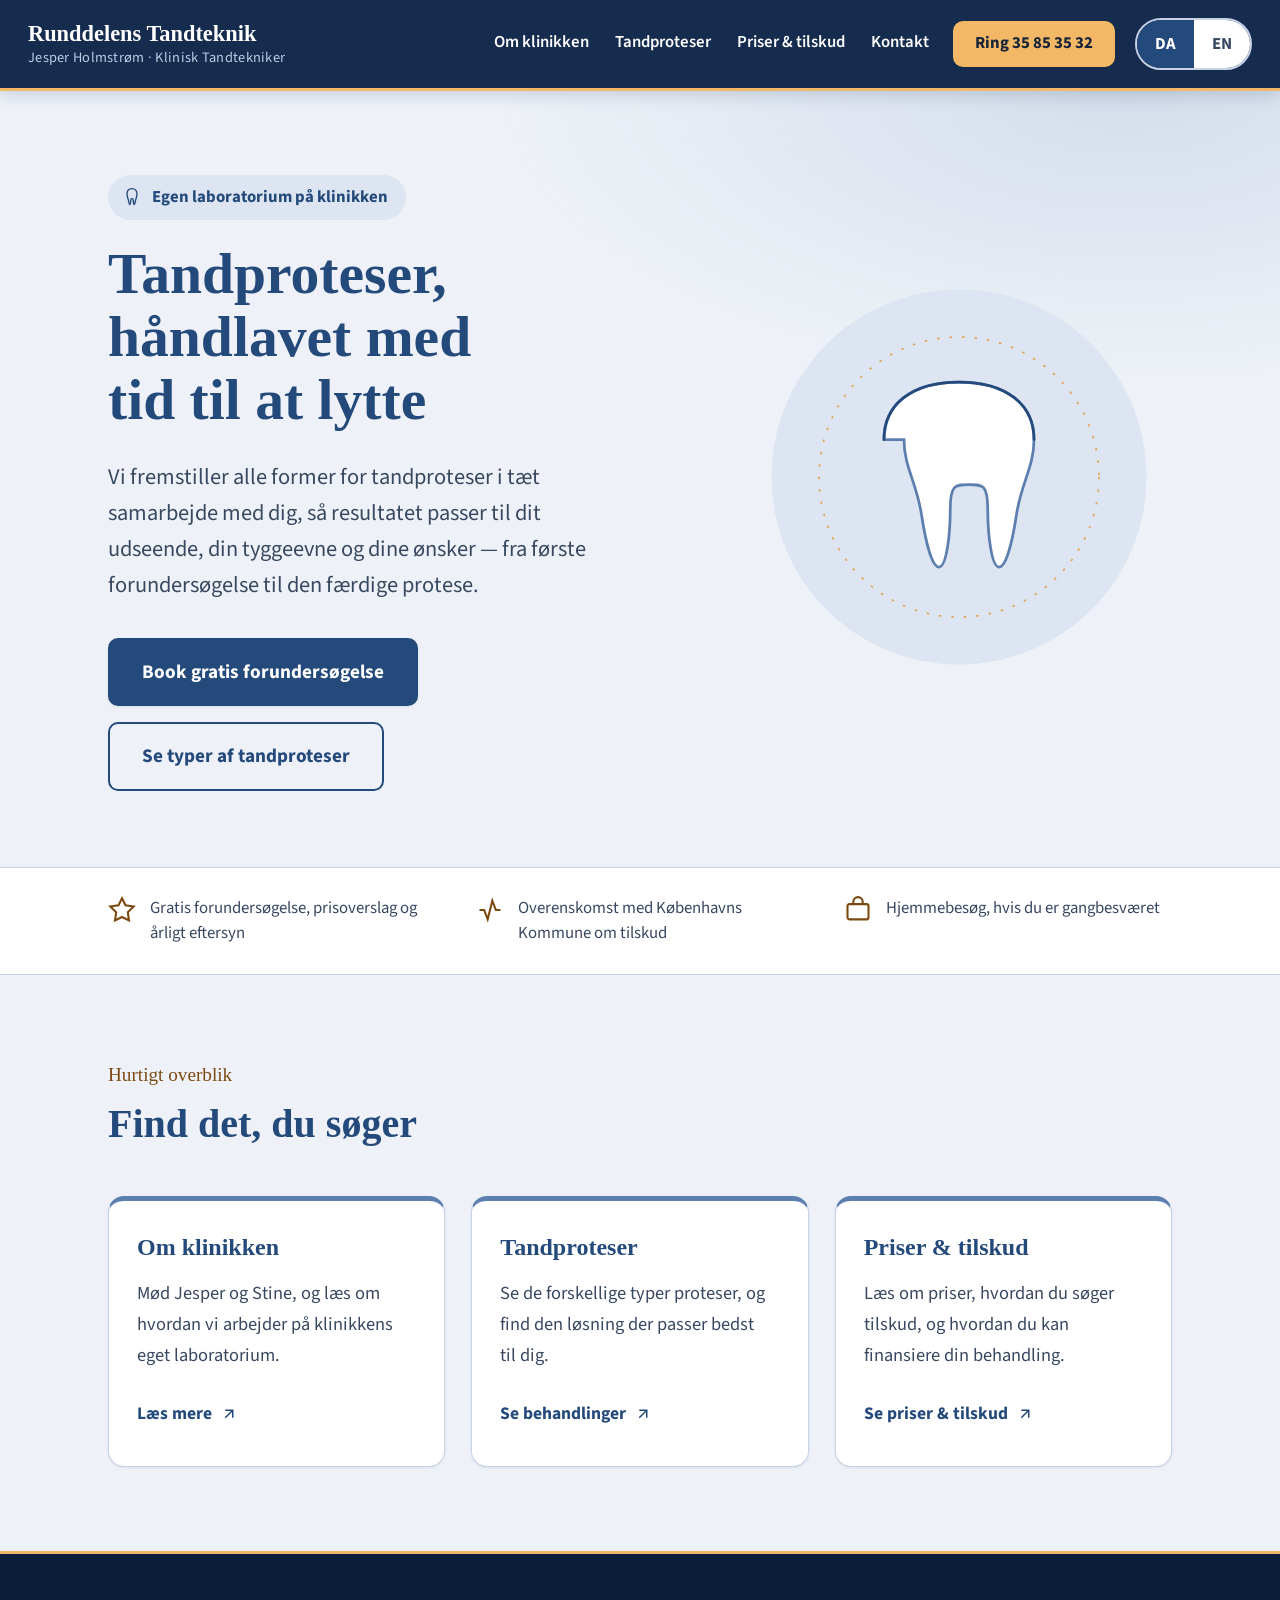
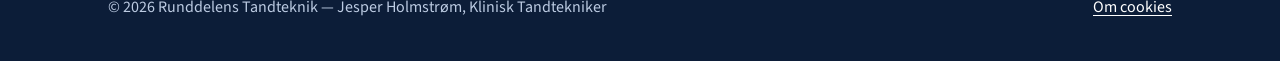
<file: index.html>
<!DOCTYPE html>
<html lang="da">
<head>
<meta charset="UTF-8">
<meta name="viewport" content="width=device-width, initial-scale=1.0">
<title data-i18n="meta.index.title"></title>
<meta name="description" content="" data-i18n-attr="content:meta.index.desc">
<link rel="preconnect" href="https://fonts.googleapis.com">
<link rel="preconnect" href="https://fonts.gstatic.com" crossorigin>
<link href="https://fonts.googleapis.com/css2?family=Fraunces:opsz,wght@9..144,400;9..144,500;9..144,600;9..144,700&family=Source+Sans+3:wght@400;500;600;700&display=swap" rel="stylesheet">
<link rel="stylesheet" href="styles.css">
</head>
<body>

<a class="skip-link" href="#main" data-i18n="a11y.skip"></a>

<header>
  <div class="nav-row">
    <a class="brand" href="index.html">
      <strong>Runddelens Tandteknik</strong>
      <span data-i18n="brand.tagline"></span>
    </a>
    <nav class="primary" id="primary-nav">
      <a href="om-klinikken.html" data-i18n="nav.om"></a>
      <a href="tandproteser.html" data-i18n="nav.tandproteser"></a>
      <a href="priser-og-tilskud.html" data-i18n="nav.priser"></a>
      <a href="kontakt.html" data-i18n="nav.kontakt"></a>
      <a class="call-btn" href="tel:35853532" data-i18n="nav.ring"></a>
    </nav>
    <div class="lang-switch" role="group" aria-label="Choose language / Vælg sprog">
      <button type="button" data-lang="da" class="lang-btn">DA</button>
      <button type="button" data-lang="en" class="lang-btn">EN</button>
    </div>
    <button class="menu-toggle" id="menu-toggle" aria-expanded="false" aria-controls="primary-nav" aria-label="Åbn menu">
      <span></span><span></span><span></span>
    </button>
  </div>
</header>

<main id="main">

  <div class="hero" id="top">
    <div class="wrap hero-grid">
      <div>
        <span class="eyebrow-tag">
          <svg viewBox="0 0 24 24" fill="none" stroke="currentColor" stroke-width="1.6"><path d="M12 2c-4 0-6 3-6 6.5C6 12 7.5 14 8 17c.3 2 1 4 1.5 4s1-3 1-5 .5-2 1.5-2 1.5 1 1.5 2 .5 5 1 5 1.2-2 1.5-4c.5-3 2-5 2-8.5C18 5 16 2 12 2z"/></svg>
          <span data-i18n="index.eyebrow"></span>
        </span>
        <h1 data-i18n="index.title"></h1>
        <p class="lede" data-i18n="index.lede"></p>
        <div class="hero-ctas">
          <a class="btn btn-primary" href="mailto:kontakt@jesperholmstrom.dk?subject=Gratis%20forunders%C3%B8gelse" data-i18n="index.cta1"></a>
          <a class="btn btn-ghost" href="tandproteser.html" data-i18n="index.cta2"></a>
        </div>
      </div>
      <div class="hero-art" aria-hidden="true">
        <svg viewBox="0 0 320 320" fill="none" xmlns="http://www.w3.org/2000/svg">
          <circle cx="160" cy="160" r="150" fill="var(--paper-deep)"/>
          <circle cx="160" cy="160" r="112" fill="none" stroke="var(--gold)" stroke-width="1.4" stroke-dasharray="2 8"/>
          <path d="M100 130c0-28 22-46 60-46s60 18 60 46c0 22-10 34-14 60-3 20-8 42-14 42s-9-26-9-46-4-20-15-20-15 0-15 20-3 46-9 46-11-22-14-42c-4-26-14-38-14-60z"
                fill="var(--card)" stroke="var(--pine)" stroke-width="2.2"/>
          <path d="M100 130c0-28 22-46 60-46s60 18 60 46" fill="none" stroke="var(--pine-deep)" stroke-width="2.2" stroke-linecap="round"/>
        </svg>
      </div>
    </div>
  </div>

  <div class="trust-strip">
    <div class="wrap">
      <ul>
        <li><svg viewBox="0 0 24 24" fill="none" stroke="currentColor" stroke-width="1.8"><path d="M12 2l3 6 7 1-5 5 1 7-6-3-6 3 1-7-5-5 7-1z"/></svg><span data-i18n="index.trust1"></span></li>
        <li><svg viewBox="0 0 24 24" fill="none" stroke="currentColor" stroke-width="1.8"><path d="M3 12h4l3 8 4-16 3 8h4"/></svg><span data-i18n="index.trust2"></span></li>
        <li><svg viewBox="0 0 24 24" fill="none" stroke="currentColor" stroke-width="1.8"><rect x="3" y="7" width="18" height="13" rx="1.5"/><path d="M8 7V5a4 4 0 0 1 8 0v2"/></svg><span data-i18n="index.trust3"></span></li>
      </ul>
    </div>
  </div>

  <section>
    <div class="wrap">
      <div class="section-head">
        <span class="section-kicker" data-i18n="index.overviewKicker"></span>
        <h2 data-i18n="index.overviewTitle"></h2>
      </div>
      <div class="info-grid">
        <div class="info-card">
          <h3 data-i18n="index.cardOmTitle"></h3>
          <p data-i18n="index.cardOmText"></p>
          <a class="card-link" href="om-klinikken.html">
            <span data-i18n="index.cardOmLink"></span>
            <svg viewBox="0 0 24 24" fill="none" stroke="currentColor" stroke-width="2"><path d="M7 17L17 7M7 7h10v10"/></svg>
          </a>
        </div>
        <div class="info-card">
          <h3 data-i18n="index.cardTandTitle"></h3>
          <p data-i18n="index.cardTandText"></p>
          <a class="card-link" href="tandproteser.html">
            <span data-i18n="index.cardTandLink"></span>
            <svg viewBox="0 0 24 24" fill="none" stroke="currentColor" stroke-width="2"><path d="M7 17L17 7M7 7h10v10"/></svg>
          </a>
        </div>
        <div class="info-card">
          <h3 data-i18n="index.cardPriserTitle"></h3>
          <p data-i18n="index.cardPriserText"></p>
          <a class="card-link" href="priser-og-tilskud.html">
            <span data-i18n="index.cardPriserLink"></span>
            <svg viewBox="0 0 24 24" fill="none" stroke="currentColor" stroke-width="2"><path d="M7 17L17 7M7 7h10v10"/></svg>
          </a>
        </div>
      </div>
    </div>
  </section>
</main>

<footer>
  <div class="wrap footer-row">
    <span data-i18n-html="footer.copyright"></span>
    <span><a href="#" id="cookie-link" data-i18n="footer.cookies"></a></span>
  </div>
</footer>

<script src="i18n.js"></script>
<script src="script.js"></script>

</body>
</html>
</file>
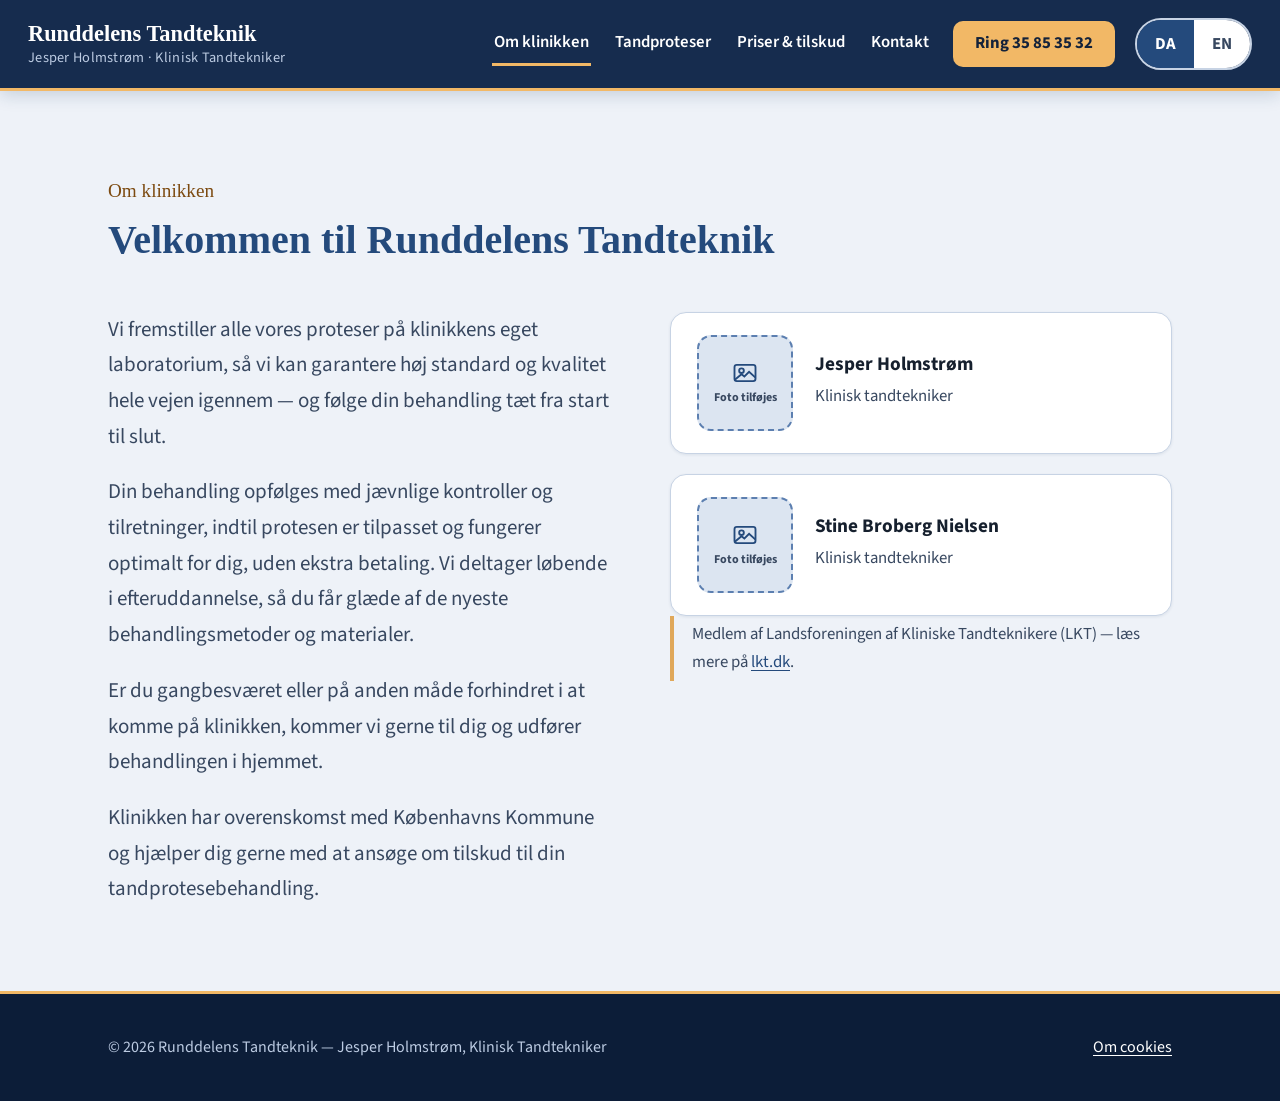
<file: om-klinikken.html>
<!DOCTYPE html>
<html lang="da">
<head>
<meta charset="UTF-8">
<meta name="viewport" content="width=device-width, initial-scale=1.0">
<title data-i18n="meta.om-klinikken.title"></title>
<meta name="description" content="" data-i18n-attr="content:meta.om-klinikken.desc">
<link rel="preconnect" href="https://fonts.googleapis.com">
<link rel="preconnect" href="https://fonts.gstatic.com" crossorigin>
<link href="https://fonts.googleapis.com/css2?family=Fraunces:opsz,wght@9..144,400;9..144,500;9..144,600;9..144,700&family=Source+Sans+3:wght@400;500;600;700&display=swap" rel="stylesheet">
<link rel="stylesheet" href="styles.css">
</head>
<body>

<a class="skip-link" href="#main" data-i18n="a11y.skip"></a>

<header>
  <div class="nav-row">
    <a class="brand" href="index.html">
      <strong>Runddelens Tandteknik</strong>
      <span data-i18n="brand.tagline"></span>
    </a>
    <nav class="primary" id="primary-nav">
      <a href="om-klinikken.html" data-i18n="nav.om"></a>
      <a href="tandproteser.html" data-i18n="nav.tandproteser"></a>
      <a href="priser-og-tilskud.html" data-i18n="nav.priser"></a>
      <a href="kontakt.html" data-i18n="nav.kontakt"></a>
      <a class="call-btn" href="tel:35853532" data-i18n="nav.ring"></a>
    </nav>
    <div class="lang-switch" role="group" aria-label="Choose language / Vælg sprog">
      <button type="button" data-lang="da" class="lang-btn">DA</button>
      <button type="button" data-lang="en" class="lang-btn">EN</button>
    </div>
    <button class="menu-toggle" id="menu-toggle" aria-expanded="false" aria-controls="primary-nav" aria-label="Åbn menu">
      <span></span><span></span><span></span>
    </button>
  </div>
</header>

<main id="main">

  <section class="page-header">
    <div class="wrap">
      <div class="section-head">
        <span class="section-kicker" data-i18n="om.kicker"></span>
        <h2 data-i18n="om.title"></h2>
      </div>
    </div>
  </section>
  <section>
    <div class="wrap">
      <div class="about-grid">
        <div>
          <p data-i18n="om.p1"></p>
          <p data-i18n="om.p2"></p>
          <p data-i18n="om.p3"></p>
          <p data-i18n="om.p4"></p>
        </div>
        <div>
          <div class="team">
            <div class="team-card">
              <!-- Billede tilføjes: erstat indholdet i .team-photo med
                   <img src="billeder/jesper-holmstrom.jpg" alt="Jesper Holmstrøm"> -->
              <div class="team-photo">
                <svg viewBox="0 0 24 24" fill="none" stroke="currentColor" stroke-width="1.6"><rect x="3" y="5" width="18" height="14" rx="2"/><circle cx="9" cy="10" r="2"/><path d="M21 16l-5.5-5-4 4L9 13l-6 5"/></svg>
                <span class="photo-label" data-i18n="om.photoLabel"></span>
              </div>
              <div>
                <strong>Jesper Holmstrøm</strong>
                <span data-i18n="om.role"></span>
              </div>
            </div>
            <div class="team-card">
              <!-- Billede tilføjes: erstat indholdet i .team-photo med
                   <img src="billeder/stine-broberg-nielsen.jpg" alt="Stine Broberg Nielsen"> -->
              <div class="team-photo">
                <svg viewBox="0 0 24 24" fill="none" stroke="currentColor" stroke-width="1.6"><rect x="3" y="5" width="18" height="14" rx="2"/><circle cx="9" cy="10" r="2"/><path d="M21 16l-5.5-5-4 4L9 13l-6 5"/></svg>
                <span class="photo-label" data-i18n="om.photoLabel"></span>
              </div>
              <div>
                <strong>Stine Broberg Nielsen</strong>
                <span data-i18n="om.role"></span>
              </div>
            </div>
          </div>
          <p class="lkt-note" data-i18n-html="om.lktNote"></p>
        </div>
      </div>
    </div>
  </section>
</main>

<footer>
  <div class="wrap footer-row">
    <span data-i18n-html="footer.copyright"></span>
    <span><a href="#" id="cookie-link" data-i18n="footer.cookies"></a></span>
  </div>
</footer>

<script src="i18n.js"></script>
<script src="script.js"></script>

</body>
</html>
</file>
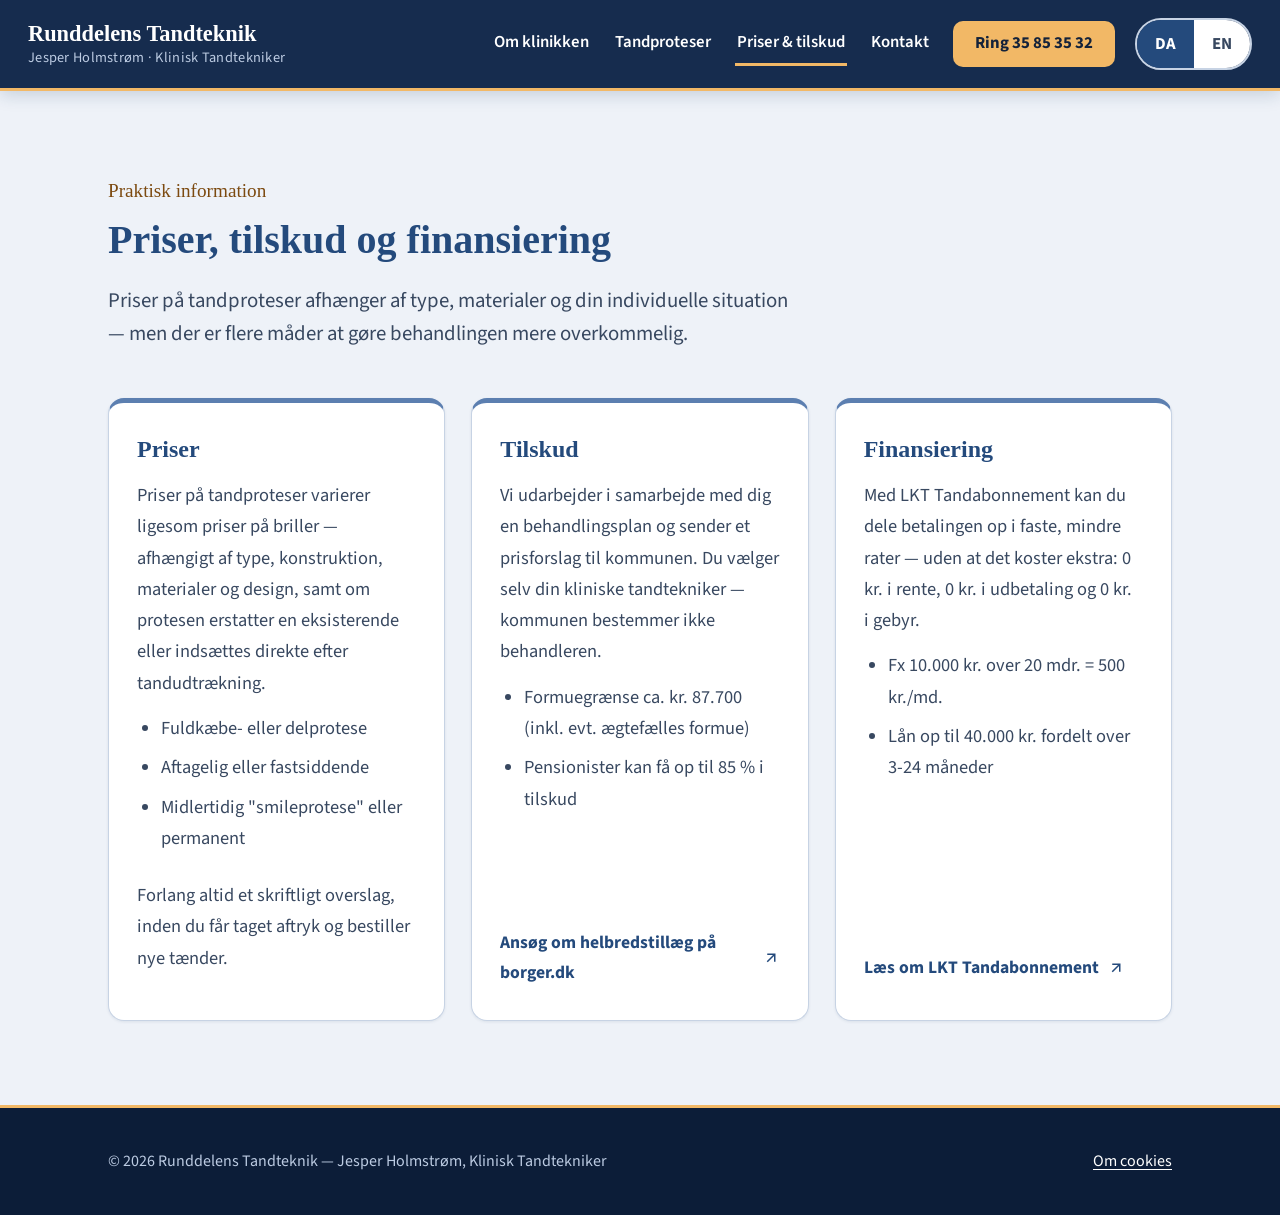
<file: priser-og-tilskud.html>
<!DOCTYPE html>
<html lang="da">
<head>
<meta charset="UTF-8">
<meta name="viewport" content="width=device-width, initial-scale=1.0">
<title data-i18n="meta.priser-og-tilskud.title"></title>
<meta name="description" content="" data-i18n-attr="content:meta.priser-og-tilskud.desc">
<link rel="preconnect" href="https://fonts.googleapis.com">
<link rel="preconnect" href="https://fonts.gstatic.com" crossorigin>
<link href="https://fonts.googleapis.com/css2?family=Fraunces:opsz,wght@9..144,400;9..144,500;9..144,600;9..144,700&family=Source+Sans+3:wght@400;500;600;700&display=swap" rel="stylesheet">
<link rel="stylesheet" href="styles.css">
</head>
<body>

<a class="skip-link" href="#main" data-i18n="a11y.skip"></a>

<header>
  <div class="nav-row">
    <a class="brand" href="index.html">
      <strong>Runddelens Tandteknik</strong>
      <span data-i18n="brand.tagline"></span>
    </a>
    <nav class="primary" id="primary-nav">
      <a href="om-klinikken.html" data-i18n="nav.om"></a>
      <a href="tandproteser.html" data-i18n="nav.tandproteser"></a>
      <a href="priser-og-tilskud.html" data-i18n="nav.priser"></a>
      <a href="kontakt.html" data-i18n="nav.kontakt"></a>
      <a class="call-btn" href="tel:35853532" data-i18n="nav.ring"></a>
    </nav>
    <div class="lang-switch" role="group" aria-label="Choose language / Vælg sprog">
      <button type="button" data-lang="da" class="lang-btn">DA</button>
      <button type="button" data-lang="en" class="lang-btn">EN</button>
    </div>
    <button class="menu-toggle" id="menu-toggle" aria-expanded="false" aria-controls="primary-nav" aria-label="Åbn menu">
      <span></span><span></span><span></span>
    </button>
  </div>
</header>

<main id="main">

  <section class="page-header">
    <div class="wrap">
      <div class="section-head">
        <span class="section-kicker" data-i18n="info.kicker"></span>
        <h2 data-i18n="info.title"></h2>
        <p data-i18n="info.lede"></p>
      </div>
    </div>
  </section>
  <section>
    <div class="wrap">
      <div class="info-grid">
        <div class="info-card">
          <h3 data-i18n="priser.title"></h3>
          <p data-i18n="priser.p1"></p>
          <ul>
            <li data-i18n="priser.li1"></li>
            <li data-i18n="priser.li2"></li>
            <li data-i18n="priser.li3"></li>
          </ul>
          <p data-i18n="priser.p2"></p>
        </div>

        <div class="info-card">
          <h3 data-i18n="tilskud.title"></h3>
          <p data-i18n="tilskud.p1"></p>
          <ul>
            <li data-i18n="tilskud.li1"></li>
            <li data-i18n="tilskud.li2"></li>
          </ul>
          <a class="card-link" href="https://www.borger.dk/pension-og-efterloen/Tillaeg-til-folke--og-foertidspension/Helbredstillaeg" target="_blank" rel="noopener">
            <span data-i18n="tilskud.link"></span>
            <svg viewBox="0 0 24 24" fill="none" stroke="currentColor" stroke-width="2"><path d="M7 17L17 7M7 7h10v10"/></svg>
          </a>
        </div>

        <div class="info-card">
          <h3 data-i18n="finansiering.title"></h3>
          <p data-i18n="finansiering.p1"></p>
          <ul>
            <li data-i18n="finansiering.li1"></li>
            <li data-i18n="finansiering.li2"></li>
          </ul>
          <a class="card-link" href="http://www.lkt.dk" target="_blank" rel="noopener">
            <span data-i18n="finansiering.link"></span>
            <svg viewBox="0 0 24 24" fill="none" stroke="currentColor" stroke-width="2"><path d="M7 17L17 7M7 7h10v10"/></svg>
          </a>
        </div>
      </div>
    </div>
  </section>
</main>

<footer>
  <div class="wrap footer-row">
    <span data-i18n-html="footer.copyright"></span>
    <span><a href="#" id="cookie-link" data-i18n="footer.cookies"></a></span>
  </div>
</footer>

<script src="i18n.js"></script>
<script src="script.js"></script>

</body>
</html>
</file>
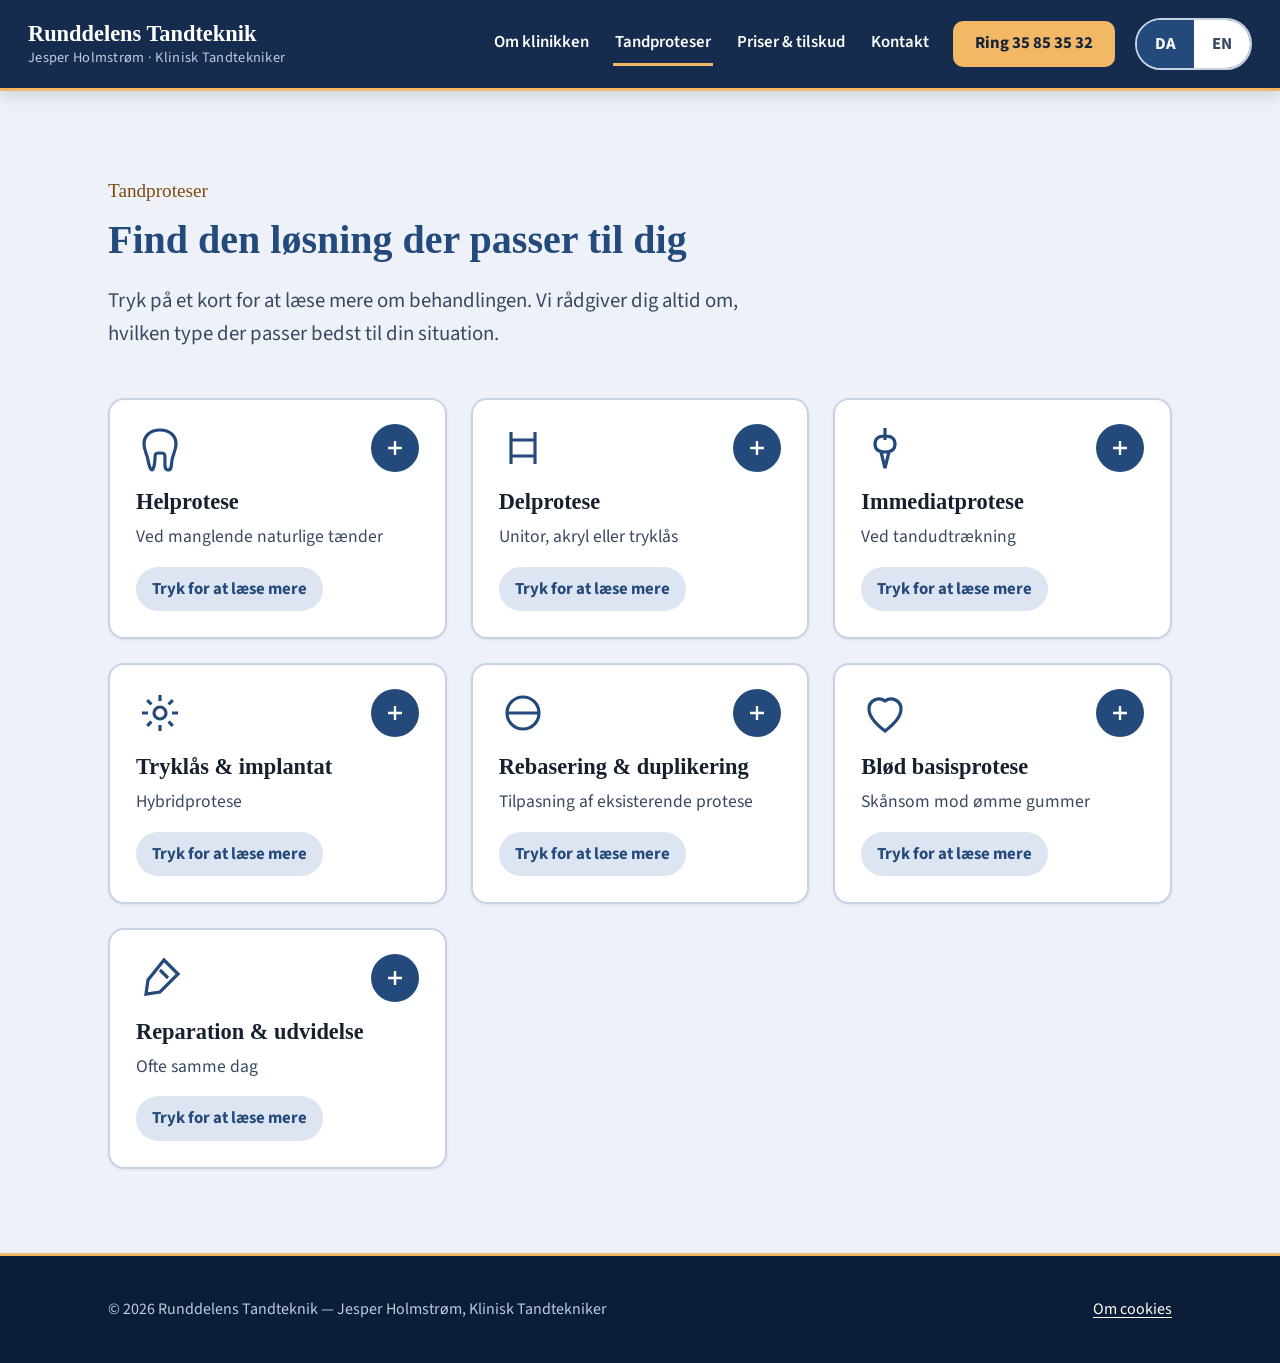
<file: tandproteser.html>
<!DOCTYPE html>
<html lang="da">
<head>
<meta charset="UTF-8">
<meta name="viewport" content="width=device-width, initial-scale=1.0">
<title data-i18n="meta.tandproteser.title"></title>
<meta name="description" content="" data-i18n-attr="content:meta.tandproteser.desc">
<link rel="preconnect" href="https://fonts.googleapis.com">
<link rel="preconnect" href="https://fonts.gstatic.com" crossorigin>
<link href="https://fonts.googleapis.com/css2?family=Fraunces:opsz,wght@9..144,400;9..144,500;9..144,600;9..144,700&family=Source+Sans+3:wght@400;500;600;700&display=swap" rel="stylesheet">
<link rel="stylesheet" href="styles.css">
</head>
<body>

<a class="skip-link" href="#main" data-i18n="a11y.skip"></a>

<header>
  <div class="nav-row">
    <a class="brand" href="index.html">
      <strong>Runddelens Tandteknik</strong>
      <span data-i18n="brand.tagline"></span>
    </a>
    <nav class="primary" id="primary-nav">
      <a href="om-klinikken.html" data-i18n="nav.om"></a>
      <a href="tandproteser.html" data-i18n="nav.tandproteser"></a>
      <a href="priser-og-tilskud.html" data-i18n="nav.priser"></a>
      <a href="kontakt.html" data-i18n="nav.kontakt"></a>
      <a class="call-btn" href="tel:35853532" data-i18n="nav.ring"></a>
    </nav>
    <div class="lang-switch" role="group" aria-label="Choose language / Vælg sprog">
      <button type="button" data-lang="da" class="lang-btn">DA</button>
      <button type="button" data-lang="en" class="lang-btn">EN</button>
    </div>
    <button class="menu-toggle" id="menu-toggle" aria-expanded="false" aria-controls="primary-nav" aria-label="Åbn menu">
      <span></span><span></span><span></span>
    </button>
  </div>
</header>

<main id="main">

  <section class="page-header">
    <div class="wrap">
      <div class="section-head">
        <span class="section-kicker" data-i18n="tand.kicker"></span>
        <h2 data-i18n="tand.title"></h2>
        <p data-i18n="tand.lede"></p>
      </div>
    </div>
  </section>
  <section>
    <div class="wrap">
      <div class="service-grid">

        <details class="service-card">
          <summary>
            <svg class="service-icon" viewBox="0 0 24 24" fill="none" stroke="currentColor" stroke-width="1.6"><path d="M12 3C7 3 4 6 4 10c0 3 1.5 5 2 8 .4 2.4 1.2 5 2 5s1.5-3.5 1.5-6 .5-2.5 2.5-2.5 2.5 0 2.5 2.5-.5 6 1.5 6 1.6-2.6 2-5c.5-3 2-5 2-8 0-4-3-7-8-7z"/></svg>
            <span class="service-text">
              <span class="service-title" data-i18n="service.helprotese.title"></span>
              <span class="service-sub" data-i18n="service.helprotese.sub"></span>
              <span class="tap-hint"><span class="hint-closed" data-i18n="service.tapClosed"></span><span class="hint-open" data-i18n="service.tapOpen"></span></span>
            </span>
            <span class="service-plus" aria-hidden="true"><svg viewBox="0 0 24 24" fill="none" stroke="currentColor" stroke-width="2.4"><path d="M12 5v14M5 12h14"/></svg></span>
          </summary>
          <div class="service-body">
            <p data-i18n="service.helprotese.p1"></p>
            <p data-i18n="service.helprotese.p2"></p>
          </div>
        </details>

        <details class="service-card">
          <summary>
            <svg class="service-icon" viewBox="0 0 24 24" fill="none" stroke="currentColor" stroke-width="1.6"><path d="M6 4v16M18 4v16M6 8h12M6 16h12"/></svg>
            <span class="service-text">
              <span class="service-title" data-i18n="service.delprotese.title"></span>
              <span class="service-sub" data-i18n="service.delprotese.sub"></span>
              <span class="tap-hint"><span class="hint-closed" data-i18n="service.tapClosed"></span><span class="hint-open" data-i18n="service.tapOpen"></span></span>
            </span>
            <span class="service-plus" aria-hidden="true"><svg viewBox="0 0 24 24" fill="none" stroke="currentColor" stroke-width="2.4"><path d="M12 5v14M5 12h14"/></svg></span>
          </summary>
          <div class="service-body">
            <p data-i18n="service.delprotese.p1"></p>
            <p data-i18n="service.delprotese.p2"></p>
          </div>
        </details>

        <details class="service-card">
          <summary>
            <svg class="service-icon" viewBox="0 0 24 24" fill="none" stroke="currentColor" stroke-width="1.6"><path d="M12 2v6M12 22l-2-8h4l-2 8zM7 10c0-3 2-4 5-4s5 1 5 4-2 4-5 4-5-1-5-4z"/></svg>
            <span class="service-text">
              <span class="service-title" data-i18n="service.immediat.title"></span>
              <span class="service-sub" data-i18n="service.immediat.sub"></span>
              <span class="tap-hint"><span class="hint-closed" data-i18n="service.tapClosed"></span><span class="hint-open" data-i18n="service.tapOpen"></span></span>
            </span>
            <span class="service-plus" aria-hidden="true"><svg viewBox="0 0 24 24" fill="none" stroke="currentColor" stroke-width="2.4"><path d="M12 5v14M5 12h14"/></svg></span>
          </summary>
          <div class="service-body">
            <p data-i18n="service.immediat.p1"></p>
            <p data-i18n="service.immediat.p2"></p>
          </div>
        </details>

        <details class="service-card">
          <summary>
            <svg class="service-icon" viewBox="0 0 24 24" fill="none" stroke="currentColor" stroke-width="1.6"><circle cx="12" cy="12" r="3"/><path d="M12 3v3M12 18v3M3 12h3M18 12h3M5.6 5.6l2.1 2.1M16.3 16.3l2.1 2.1M5.6 18.4l2.1-2.1M16.3 7.7l2.1-2.1"/></svg>
            <span class="service-text">
              <span class="service-title" data-i18n="service.tryklas.title"></span>
              <span class="service-sub" data-i18n="service.tryklas.sub"></span>
              <span class="tap-hint"><span class="hint-closed" data-i18n="service.tapClosed"></span><span class="hint-open" data-i18n="service.tapOpen"></span></span>
            </span>
            <span class="service-plus" aria-hidden="true"><svg viewBox="0 0 24 24" fill="none" stroke="currentColor" stroke-width="2.4"><path d="M12 5v14M5 12h14"/></svg></span>
          </summary>
          <div class="service-body">
            <p data-i18n="service.tryklas.p1"></p>
            <p data-i18n="service.tryklas.p2"></p>
          </div>
        </details>

        <details class="service-card">
          <summary>
            <svg class="service-icon" viewBox="0 0 24 24" fill="none" stroke="currentColor" stroke-width="1.6"><path d="M4 12a8 8 0 1 0 16 0 8 8 0 1 0-16 0z"/><path d="M4 12h16"/></svg>
            <span class="service-text">
              <span class="service-title" data-i18n="service.rebasering.title"></span>
              <span class="service-sub" data-i18n="service.rebasering.sub"></span>
              <span class="tap-hint"><span class="hint-closed" data-i18n="service.tapClosed"></span><span class="hint-open" data-i18n="service.tapOpen"></span></span>
            </span>
            <span class="service-plus" aria-hidden="true"><svg viewBox="0 0 24 24" fill="none" stroke="currentColor" stroke-width="2.4"><path d="M12 5v14M5 12h14"/></svg></span>
          </summary>
          <div class="service-body">
            <p data-i18n="service.rebasering.p1"></p>
            <p data-i18n="service.rebasering.p2"></p>
          </div>
        </details>

        <details class="service-card">
          <summary>
            <svg class="service-icon" viewBox="0 0 24 24" fill="none" stroke="currentColor" stroke-width="1.6"><path d="M12 21c4-3 8-6.5 8-11a5 5 0 0 0-8-4 5 5 0 0 0-8 4c0 4.5 4 8 8 11z"/></svg>
            <span class="service-text">
              <span class="service-title" data-i18n="service.blodbasis.title"></span>
              <span class="service-sub" data-i18n="service.blodbasis.sub"></span>
              <span class="tap-hint"><span class="hint-closed" data-i18n="service.tapClosed"></span><span class="hint-open" data-i18n="service.tapOpen"></span></span>
            </span>
            <span class="service-plus" aria-hidden="true"><svg viewBox="0 0 24 24" fill="none" stroke="currentColor" stroke-width="2.4"><path d="M12 5v14M5 12h14"/></svg></span>
          </summary>
          <div class="service-body">
            <p data-i18n="service.blodbasis.p1"></p>
            <p data-i18n="service.blodbasis.p2"></p>
          </div>
        </details>

        <details class="service-card">
          <summary>
            <svg class="service-icon" viewBox="0 0 24 24" fill="none" stroke="currentColor" stroke-width="1.6"><path d="M14 3l7 7-9 9-7 1 1-7 8-10zM12 8l4 4"/></svg>
            <span class="service-text">
              <span class="service-title" data-i18n="service.reparation.title"></span>
              <span class="service-sub" data-i18n="service.reparation.sub"></span>
              <span class="tap-hint"><span class="hint-closed" data-i18n="service.tapClosed"></span><span class="hint-open" data-i18n="service.tapOpen"></span></span>
            </span>
            <span class="service-plus" aria-hidden="true"><svg viewBox="0 0 24 24" fill="none" stroke="currentColor" stroke-width="2.4"><path d="M12 5v14M5 12h14"/></svg></span>
          </summary>
          <div class="service-body">
            <p data-i18n="service.reparation.p1"></p>
            <p data-i18n="service.reparation.p2"></p>
          </div>
        </details>

      </div>
    </div>
  </section>
</main>

<footer>
  <div class="wrap footer-row">
    <span data-i18n-html="footer.copyright"></span>
    <span><a href="#" id="cookie-link" data-i18n="footer.cookies"></a></span>
  </div>
</footer>

<script src="i18n.js"></script>
<script src="script.js"></script>

</body>
</html>
</file>
<file: styles.css>
/* =======================================================
   Runddelens Tandteknik - fælles stylesheet
   Fokus: letlæselig tekst for ældre, høj kontrast,
   store trykflader, ensartet linjeføring.
   ======================================================= */

/* ---- SKRIFTTYPER: ret her (1 af 2) - hent skrifttyperne ---- */
@import url("https://fonts.googleapis.com/css2?family=Fraunces:opsz,wght@9..144,400;9..144,500;9..144,600;9..144,700&family=Source+Sans+3:wght@400;500;600;700&display=swap");

:root{
  --font-body: "Atkinson Hyperlegible", "Source Sans 3", system-ui, sans-serif; /* brødtekst, menu, knapper */
  --font-head: "Lora", Georgia, serif;    /* overskrifter, logo, kortenes titler */
  --head-weight: 600;       /* Lora ser skarpest ud på 600 (SemiBold) */
  --kicker-style: normal;   

  /* ---- Farver ---- */
  --paper:#EEF2F8; --paper-deep:#DCE5F1; --card:#FFFFFF;
  --ink:#16202E; --ink-soft:#384860;
  --pine:#5C7FB0; --pine-deep:#244A7C; --pine-darker:#183559;
  --gold:#E0A85A; --gold-text:#7C4A10; --line:#C7D3E4;
  --glow:rgba(92,127,176,.18); --shadow-rgb:24,53,89;

  /* ---- Header ---- */
  --header-bg:#162C4E;
  --header-ink:#FFFFFF;
  --header-sub:#BCCBE2;
  --header-accent:#F2B866;
  --header-btn-bg:#F2B866;
  --header-btn-ink:#14223A;
  --header-btn-hover:#F8CB88;

  /* ---- Footer ---- */
  --footer-bg:#0C1D38;
  --footer-ink:#BCCBE2;
  --footer-link:#FFFFFF;

  /* ---- Form ---- */
  --radius:10px;
  --radius-lg:16px;
  --shadow-sm:0 1px 3px rgba(var(--shadow-rgb),.09);
  --shadow-md:0 10px 26px rgba(var(--shadow-rgb),.14);

  /* ---- Layout ---- */
  --header-h:88px;
  --gutter:28px;
  --section-y:84px;
}

*{box-sizing:border-box;}
html{scroll-behavior:smooth;scroll-padding-top:calc(var(--header-h) + 12px);}
body{
  margin:0;
  min-height:100vh;
  display:flex;flex-direction:column;
  background:var(--paper);
  color:var(--ink);
  font-family:var(--font-body);
  font-size:21px;
  line-height:1.7;
  -webkit-font-smoothing:antialiased;
  text-rendering:optimizeLegibility;
}
body.menu-open{overflow:hidden;}
main{flex:1 0 auto;}
button{font-family:inherit;}
h1,h2,h3,h4{
  font-family:var(--font-head);
  color:var(--pine-deep);
  line-height:1.2;
  margin:0 0 .5em 0;
  font-weight:var(--head-weight);
  text-wrap:balance;
}
h2{font-size:clamp(1.9rem,3.4vw,2.5rem);}
p{text-wrap:pretty;margin-top:0;}
a{color:var(--pine-deep);text-underline-offset:3px;}
a:hover{color:var(--pine-darker);}
img{max-width:100%;display:block;}
.wrap{max-width:1120px;margin:0 auto;padding:0 var(--gutter);}
.narrow{max-width:680px;}

/* Skip link */
.skip-link{
  position:absolute;left:-999px;top:0;background:var(--pine-deep);color:#fff;
  padding:14px 22px;z-index:200;border-radius:0 0 var(--radius) 0;
}
.skip-link:focus{left:0;color:#fff;}

/* ---------- Header ---------- */
header{
  position:sticky;top:0;z-index:100;
  background:var(--header-bg);
  border-bottom:3px solid var(--header-accent);
  box-shadow:0 4px 16px rgba(var(--shadow-rgb),.18);
}
.nav-row{
  display:flex;align-items:center;
  min-height:var(--header-h);
  padding:10px var(--gutter);max-width:1280px;margin:0 auto;
  gap:20px;
}
.brand{
  display:flex;flex-direction:column;line-height:1.1;text-decoration:none;
  margin-right:auto;flex:none;
}
.brand strong{
  font-family:var(--font-head);font-size:1.4rem;color:var(--header-ink);font-weight:var(--head-weight);
  white-space:nowrap;
}
.brand span{
  font-size:.9rem;color:var(--header-sub);letter-spacing:.02em;margin-top:4px;
  white-space:nowrap;
}
nav.primary{display:flex;align-items:center;gap:22px;flex:none;}
nav.primary a{
  text-decoration:none;color:var(--header-ink);font-size:1.05rem;font-weight:600;
  padding:10px 2px;border-bottom:3px solid transparent;
  white-space:nowrap;line-height:1.3;
}
nav.primary a:hover, nav.primary a:focus-visible{border-bottom-color:var(--header-accent);}
nav.primary a.active{color:var(--header-ink);border-bottom-color:var(--header-accent);}
nav.primary a.call-btn{
  background:var(--header-btn-bg);color:var(--header-btn-ink);
  padding:12px 22px;border-radius:var(--radius);font-weight:700;
  border-bottom:none;box-shadow:var(--shadow-sm);
}
nav.primary a.call-btn:hover,
nav.primary a.call-btn:focus-visible{background:var(--header-btn-hover);color:var(--header-btn-ink);border-bottom:none;}
header a:focus-visible, header button:focus-visible{outline-color:var(--header-accent);}
.menu-toggle{
  display:none;background:var(--card);border:2px solid var(--line);border-radius:var(--radius);
  width:52px;height:52px;cursor:pointer;flex:none;
}
.menu-toggle span{display:block;width:24px;height:3px;border-radius:2px;background:var(--ink);margin:5px auto;}

/* ---------- Hero (forsiden) ---------- */
.hero{
  padding:84px 0 76px;
  background:
    radial-gradient(900px 420px at 88% 0%, var(--glow), transparent 70%),
    var(--paper);
}
.hero-grid{display:grid;grid-template-columns:1.15fr .85fr;gap:60px;align-items:center;}
.eyebrow-tag{
  display:inline-flex;align-items:center;gap:10px;
  font-size:1.05rem;color:var(--pine-deep);margin-bottom:22px;font-weight:700;
  background:var(--paper-deep);padding:8px 18px 8px 14px;border-radius:999px;
}
.eyebrow-tag svg{width:20px;height:20px;flex:none;}
.hero h1{font-size:clamp(2.4rem,5vw,3.6rem);max-width:15ch;line-height:1.1;}
.hero p.lede{font-size:1.4rem;color:var(--ink-soft);max-width:44ch;margin-bottom:34px;line-height:1.6;}
.hero-ctas{display:flex;gap:16px;flex-wrap:wrap;}
.btn{
  display:inline-flex;align-items:center;justify-content:center;text-align:center;
  min-height:60px;padding:16px 32px;border-radius:var(--radius);
  text-decoration:none;font-weight:700;font-size:1.2rem;border:2px solid transparent;
  transition:background .15s ease, border-color .15s ease, box-shadow .15s ease;
}
.btn-primary{background:var(--pine-deep);color:#fff;box-shadow:var(--shadow-sm);}
.btn-primary:hover{background:var(--pine-darker);color:#fff;box-shadow:var(--shadow-md);}
.btn-ghost{border-color:var(--pine-deep);color:var(--pine-deep);background:transparent;}
.btn-ghost:hover{background:var(--paper-deep);}
.hero-art{position:relative;max-width:400px;justify-self:center;width:100%;}
.hero-art svg{width:100%;height:auto;}

.trust-strip{
  background:var(--card);
  border-top:1px solid var(--line);border-bottom:1px solid var(--line);
  padding:28px 0;
}
.trust-strip ul{
  list-style:none;margin:0;padding:0;
  display:grid;grid-template-columns:repeat(3,1fr);gap:20px 40px;
}
.trust-strip li{
  font-size:1.05rem;color:var(--ink-soft);display:flex;gap:14px;align-items:flex-start;
  line-height:1.5;
}
.trust-strip svg{width:28px;height:28px;flex:none;color:var(--gold-text);}

/* ---------- Sektioner (alle sider) ---------- */
section{padding:var(--section-y) 0;}
section.alt{background:var(--paper-deep);}
section.page-header{padding-bottom:0;}
.page-header + section{padding-top:0;}
.section-head{max-width:680px;margin-bottom:48px;}
.section-head > :last-child{margin-bottom:0;}
.section-head p{color:var(--ink-soft);font-size:1.3rem;line-height:1.6;}
.section-kicker{
  font-family:var(--font-head);font-style:var(--kicker-style);color:var(--gold-text);
  font-size:1.2rem;margin-bottom:8px;display:block;
}

/* ---------- Om klinikken ---------- */
.about-grid{display:grid;grid-template-columns:1fr 1fr;gap:60px;align-items:start;}
.about-grid p{margin:0 0 20px;color:var(--ink-soft);max-width:60ch;}
.about-grid p:last-child{margin-bottom:0;}
.team{display:flex;flex-direction:column;gap:20px;}
.team-card{
  background:var(--card);border:1px solid var(--line);border-radius:var(--radius-lg);
  padding:22px 26px;display:flex;gap:22px;align-items:center;
  box-shadow:var(--shadow-sm);
}
.team-photo{
  width:96px;height:96px;border-radius:14px;flex:none;
  border:2px dashed var(--pine);background:var(--paper-deep);
  display:flex;flex-direction:column;align-items:center;justify-content:center;
  color:var(--pine-deep);gap:4px;overflow:hidden;
}
.team-photo:has(img){border:none;}
.team-photo img{width:100%;height:100%;object-fit:cover;display:block;}
.team-photo svg{width:28px;height:28px;}
.team-photo .photo-label{font-size:.75rem;font-weight:700;text-align:center;line-height:1.2;padding:0 4px;}
.team-card strong{display:block;font-size:1.2rem;color:var(--ink);line-height:1.3;}
.team-card span{color:var(--ink-soft);font-size:1.05rem;}
.lkt-note{
  margin:24px 0 0;font-size:1.05rem;color:var(--ink-soft);
  border-left:4px solid var(--gold);padding:4px 0 4px 18px;
}

/* ---------- Tandproteser ---------- */
.service-grid{display:grid;grid-template-columns:repeat(3,1fr);gap:24px;align-items:stretch;}
.service-card{
  background:var(--card);border:2px solid var(--line);border-radius:var(--radius-lg);
  padding:0;overflow:hidden;box-shadow:var(--shadow-sm);
  transition:box-shadow .15s ease, border-color .15s ease;
}
.service-card:hover, .service-card:focus-within{
  border-color:var(--pine);box-shadow:var(--shadow-md);
}
.service-card[open]{border-color:var(--pine-deep);}
.service-card summary{
  list-style:none;cursor:pointer;padding:24px 26px 26px;
  display:grid;grid-template-columns:1fr auto;grid-template-areas:"icon plus" "text text";
  gap:16px 12px;align-items:center;
  -webkit-tap-highlight-color:transparent;
}
.service-card summary::-webkit-details-marker{display:none;}
.service-icon{grid-area:icon;width:48px;height:48px;color:var(--pine-deep);}
.service-plus{
  grid-area:plus;width:48px;height:48px;border-radius:50%;
  background:var(--pine-deep);color:#fff;display:flex;align-items:center;justify-content:center;
  transition:transform .2s ease, background .2s ease;
}
.service-plus svg{width:24px;height:24px;}
.service-card:hover .service-plus, .service-card:focus-within .service-plus{background:var(--pine-darker);}
details[open] .service-plus{transform:rotate(45deg);}
.service-text{grid-area:text;display:block;}
.service-title{
  display:block;font-family:var(--font-head);font-weight:var(--head-weight);
  font-size:1.4rem;line-height:1.25;color:var(--ink);margin-bottom:8px;
}
.service-sub{font-size:1.1rem;color:var(--ink-soft);display:block;margin-bottom:16px;line-height:1.5;}
.tap-hint{
  display:inline-flex;align-items:center;gap:8px;font-size:1.05rem;font-weight:700;
  color:var(--pine-deep);background:var(--paper-deep);border-radius:999px;padding:8px 16px;
}
.tap-hint svg{width:16px;height:16px;}
details[open] .tap-hint .hint-closed{display:none;}
details:not([open]) .tap-hint .hint-open{display:none;}
.service-body{
  margin:0 26px;padding:20px 0 28px;
  border-top:1px solid var(--line);
  color:var(--ink-soft);font-size:1.15rem;line-height:1.7;
}
.service-body p{margin:0 0 14px;}
.service-body p:last-child{margin-bottom:0;}

/* ---------- Priser og tilskud ---------- */
.info-grid{display:grid;grid-template-columns:repeat(3,1fr);gap:26px;align-items:stretch;}
.info-card{
  background:var(--card);border:1px solid var(--line);border-top:5px solid var(--pine);
  border-radius:var(--radius-lg);padding:32px 28px;
  display:flex;flex-direction:column;box-shadow:var(--shadow-sm);
}
.info-card h3{font-size:1.5rem;margin-bottom:16px;}
.info-card p{color:var(--ink-soft);font-size:1.15rem;margin:0 0 14px;}
.info-card ul{margin:0 0 18px;padding-left:24px;color:var(--ink-soft);font-size:1.15rem;}
.info-card li{margin-bottom:8px;}
.info-card .card-link{
  margin-top:auto;padding-top:8px;font-weight:700;font-size:1.1rem;text-decoration:none;
  display:inline-flex;align-items:center;gap:8px;min-height:48px;align-self:flex-start;
}
.info-card .card-link:hover{text-decoration:underline;}
.info-card .card-link svg{width:18px;height:18px;flex:none;}

/* ---------- Kontakt ---------- */
.contact-grid{display:grid;grid-template-columns:.95fr 1.05fr;gap:60px;align-items:start;}
.contact-block{margin-bottom:32px;}
.contact-block:last-child{margin-bottom:0;}
.contact-block h3{font-size:1.25rem;color:var(--ink);font-family:var(--font-body);font-weight:700;margin-bottom:8px;}
.contact-block a{font-size:1.5rem;text-decoration:none;font-weight:700;overflow-wrap:anywhere;}
.contact-block a:hover{text-decoration:underline;}
.contact-block p{color:var(--ink-soft);margin:0;}
.map-frame{
  border:1px solid var(--line);border-radius:var(--radius-lg);overflow:hidden;
  height:400px;background:var(--paper-deep);box-shadow:var(--shadow-sm);
}
.map-frame iframe{width:100%;height:100%;border:0;}
.map-frame #map{width:100%;height:100%;}
.map-frame .leaflet-control-attribution{font-size:.75rem;}

/* ---------- Footer ---------- */
footer{
  background:var(--footer-bg);
  border-top:3px solid var(--header-accent);
  padding:40px 0;
}
.footer-row{
  display:flex;justify-content:space-between;align-items:center;flex-wrap:wrap;gap:14px;
  font-size:1rem;color:var(--footer-ink);
}
.footer-row a{color:var(--footer-link);text-decoration:underline;text-underline-offset:3px;}
.footer-row a:hover{color:var(--footer-link);text-decoration-thickness:2px;}
footer a:focus-visible{outline-color:var(--header-accent);}

/* ---------- Sprogskift DA / EN ---------- */
.lang-switch{
  display:flex;border:2px solid var(--line);border-radius:999px;overflow:hidden;flex:none;
}
.lang-btn{
  border:none;background:var(--card);color:var(--ink-soft);font-weight:700;font-size:1.05rem;
  padding:12px 18px;min-height:48px;cursor:pointer;font-family:var(--font-body);
}
.lang-btn.active{background:var(--pine-deep);color:#fff;}
.lang-btn:not(.active):hover{background:var(--paper-deep);color:var(--ink);}
.lang-btn:focus-visible{outline:3px solid var(--gold);outline-offset:-3px;}

/* ---------- Responsivt ---------- */
@media (max-width: 1240px){
  /* Lidt mere kompakt header, så alt kan stå på én linje */
  .nav-row{gap:16px;}
  nav.primary{gap:16px;}
  nav.primary a{font-size:1rem;}
  nav.primary a.call-btn{padding:12px 18px;}
  .brand strong{font-size:1.25rem;}
  .brand span{font-size:.85rem;}
  .lang-btn{padding:10px 14px;}
}
@media (max-width: 1100px){
  /* Hamburgermenu (lys baggrund, så teksten er mørk) */
  :root{--header-h:76px;}
  nav.primary{
    position:fixed;inset:var(--header-h) 0 0 0;background:var(--paper);
    flex-direction:column;align-items:stretch;padding:20px var(--gutter) 32px;gap:0;
    transform:translateX(100%);transition:transform .25s ease;border-top:1px solid var(--line);
    overflow-y:auto;visibility:hidden;
  }
  nav.primary.open{transform:translateX(0);visibility:visible;}
  nav.primary a{
    font-size:1.3rem;padding:18px 4px;min-height:60px;
    color:var(--ink);border-bottom:1px solid var(--line);
  }
  nav.primary a:hover, nav.primary a:focus-visible{border-bottom-color:var(--pine);}
  nav.primary a.active{color:var(--pine-deep);border-bottom-color:var(--pine-deep);}
  nav.primary a:focus-visible{outline-color:var(--pine-deep);}
  nav.primary a.call-btn{
    font-size:1.25rem;padding:18px 26px;margin-top:20px;text-align:center;
    background:var(--pine-deep);color:#fff;border-bottom:none;
  }
  nav.primary a.call-btn:hover,
  nav.primary a.call-btn:focus-visible{background:var(--pine-darker);color:#fff;}
  .menu-toggle{display:block;}
  .brand strong{font-size:1.3rem;}
}
@media (max-width: 1000px){
  .service-grid{grid-template-columns:repeat(2,1fr);}
}
@media (max-width: 880px){
  :root{--section-y:64px;}
  .hero-grid, .about-grid, .contact-grid{grid-template-columns:1fr;}
  .hero-grid{gap:36px;}
  .hero{padding:48px 0 56px;}
  .hero-art{order:-1;max-width:260px;}
  .info-grid{grid-template-columns:1fr;}
  .trust-strip ul{grid-template-columns:1fr;}
  .contact-grid, .about-grid{gap:40px;}
}
@media (max-width: 720px){
  :root{--gutter:18px;}
  .service-grid{grid-template-columns:1fr;}
  .btn{width:100%;}
  .team-card{padding:18px;gap:16px;}
  .info-card{padding:26px 22px;}
  .map-frame{height:320px;}
  .brand strong{font-size:1.2rem;}
  .brand span{font-size:.8rem;}
  body{font-size:20px;}
}
@media (max-width: 480px){
  /* Meget smalle telefoner: tillad at logo og undertitel må brække */
  .brand strong, .brand span{white-space:normal;}
  .brand{flex:1 1 auto;min-width:0;}
}
@media (prefers-reduced-motion: reduce){
  html{scroll-behavior:auto;}
  *{transition:none !important;}
}
:focus-visible{outline:3px solid var(--gold);outline-offset:3px;}
a:focus-visible, button:focus-visible{outline-color:var(--pine-deep);}
</file>
